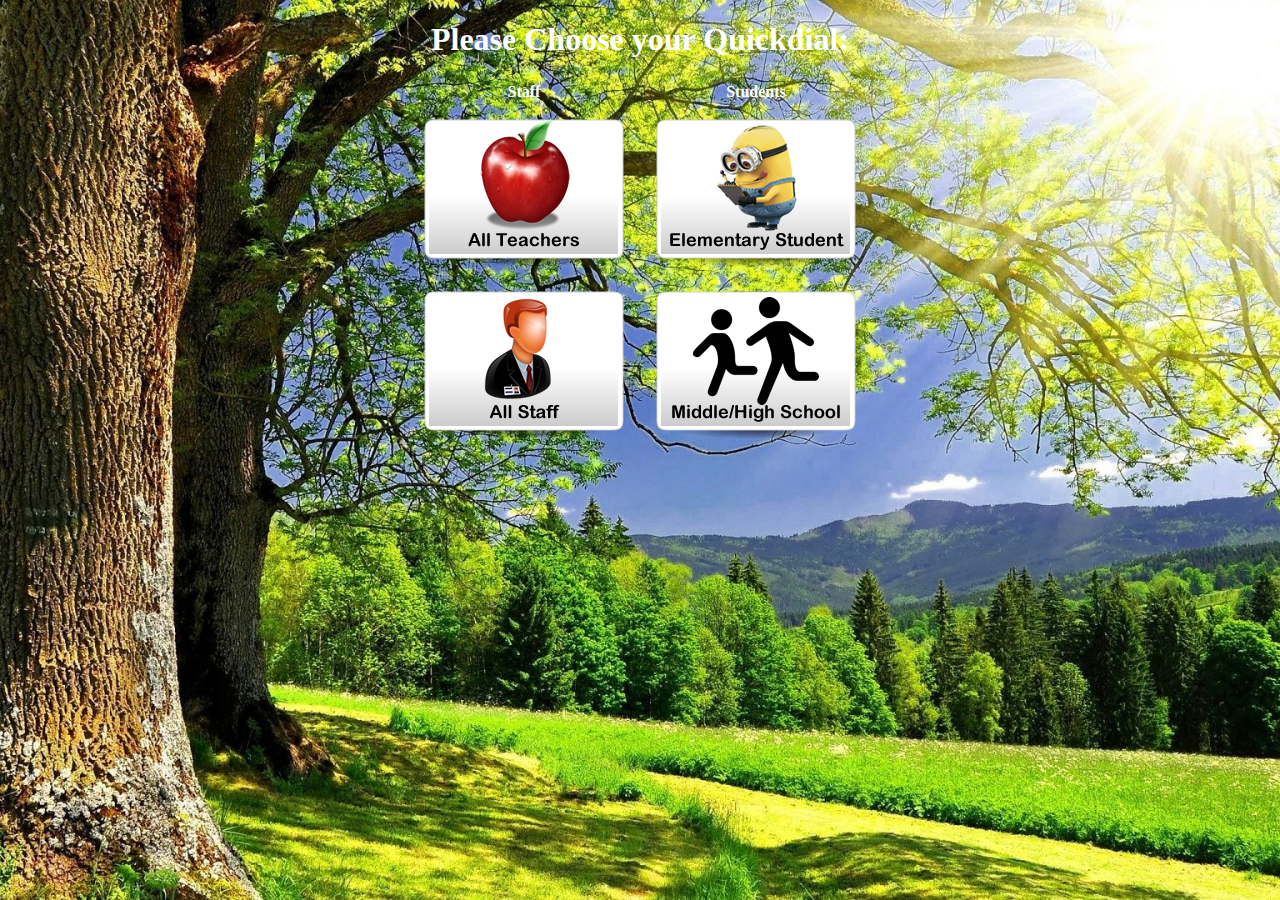
<file: index.html>
<!DOCTYPE html>
<html>
<head>
	<meta charset="utf-8">
	<title>Quickdial</title>
	<link rel="stylesheet" type="text/css" href="assets/css/home.css">
</head>
<body id="background">

	<h1> Please Choose your Quickdial: </h1>

	<table>
		<tr>
			<th>
				Staff	
			</th>
			<th>
				Students
			</th>
		</tr>
		<tr>
			<td>
				<a href="src/teacher.html"><img src="assets/icons/teachers.png"></a>
			</td>
			<td>
				<a href="src/elementary.html"><img src="assets/icons/elstudent.png"></a>
			</td>
		</tr>
		<tr>
			<td>
				<a href="src/staff.html"><img src="assets/icons/staff.png"></a>
			</td>
			<td>
				<a href="src/secondary.html"><img src="assets/icons/secondary.png"></a>
			</td>
		</tr>
	</table>

	<script type="text/javascript" src="js/background.js"></script>
</body>
</html>
</file>
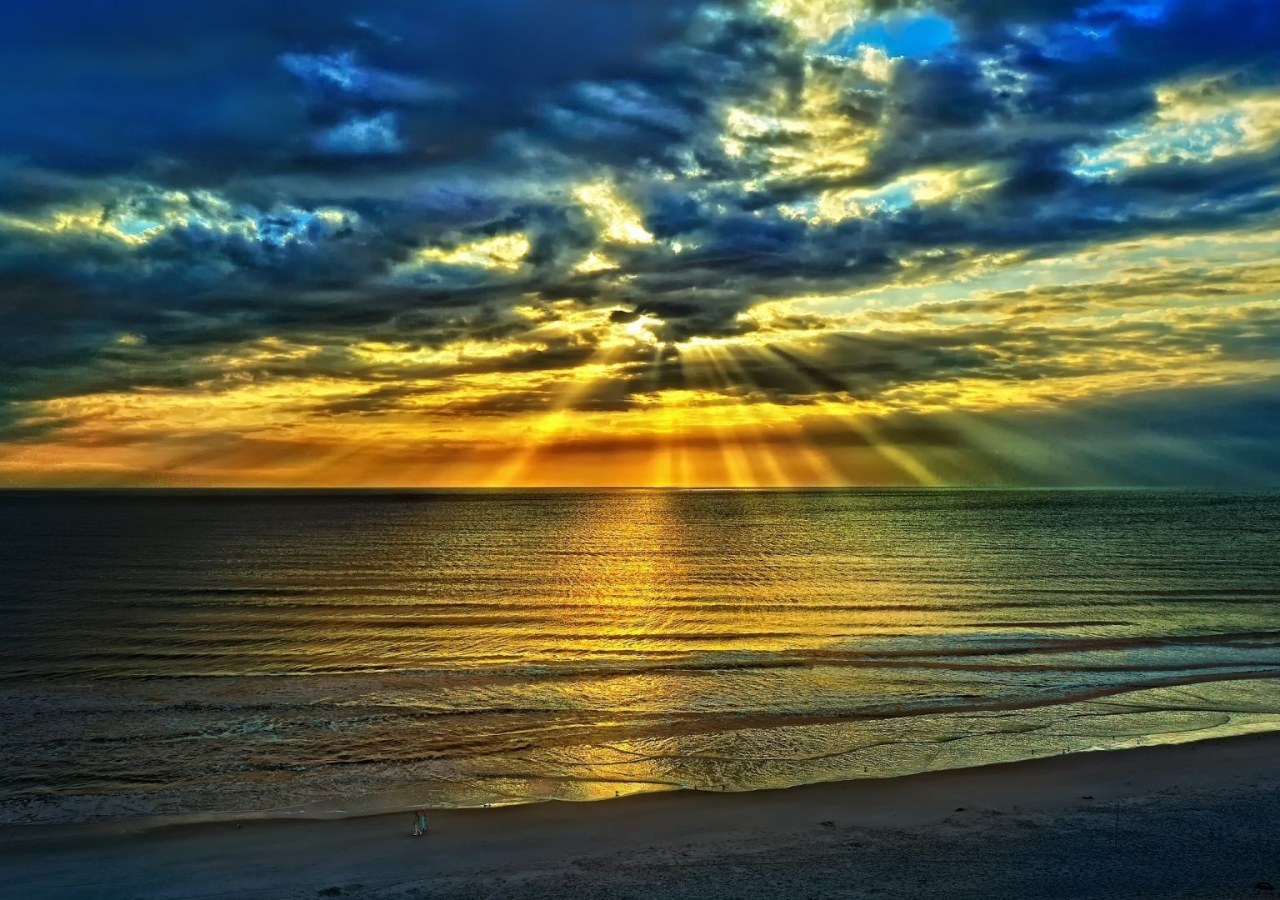
<file: src/staff.html>
<!DOCTYPE html>
<html>
<head>
	<title>Staff</title>
	<link rel="stylesheet" type="text/css" href="../assets/css/home.css">
</head>
<body id="background">


<script type="text/javascript" src="../js/background.js"></script>
</body>
</html>
</file>
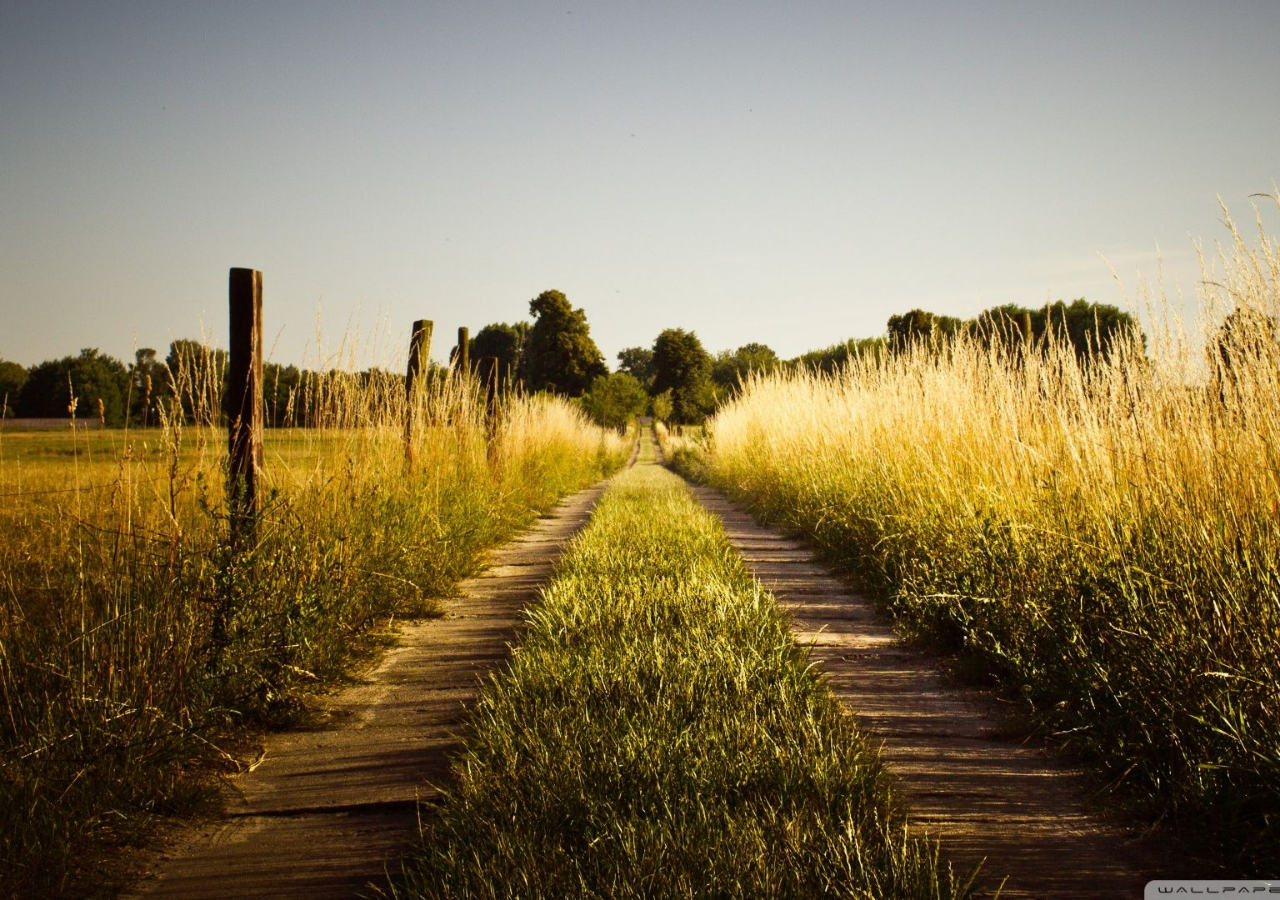
<file: src/teacher.html>
<!DOCTYPE html>
<html>
<head>
	<title>Teacher</title>
	<link rel="stylesheet" type="text/css" href="../assets/css/home.css">
</head>
<body id="background">


<script type="text/javascript" src="../js/background.js"></script>
</body>
</html>
</file>
<file: assets/css/home.css>
body {
	margin: 0;
	background: no-repeat center center fixed;
	-webkit-background-size: cover;
  	-moz-background-size: cover;
  	-o-background-size: cover;
  	background-size: cover;
}

h1 {
	text-align: center;
	color: white;
}

table {
	margin: auto;
}

th {
	color: white;
}

tr {
	padding: 15px;
}

td {
	padding-left: 15px;
	padding-right: 15px;
	padding-top: 15px;
	padding-right: 15px;
}
</file>
